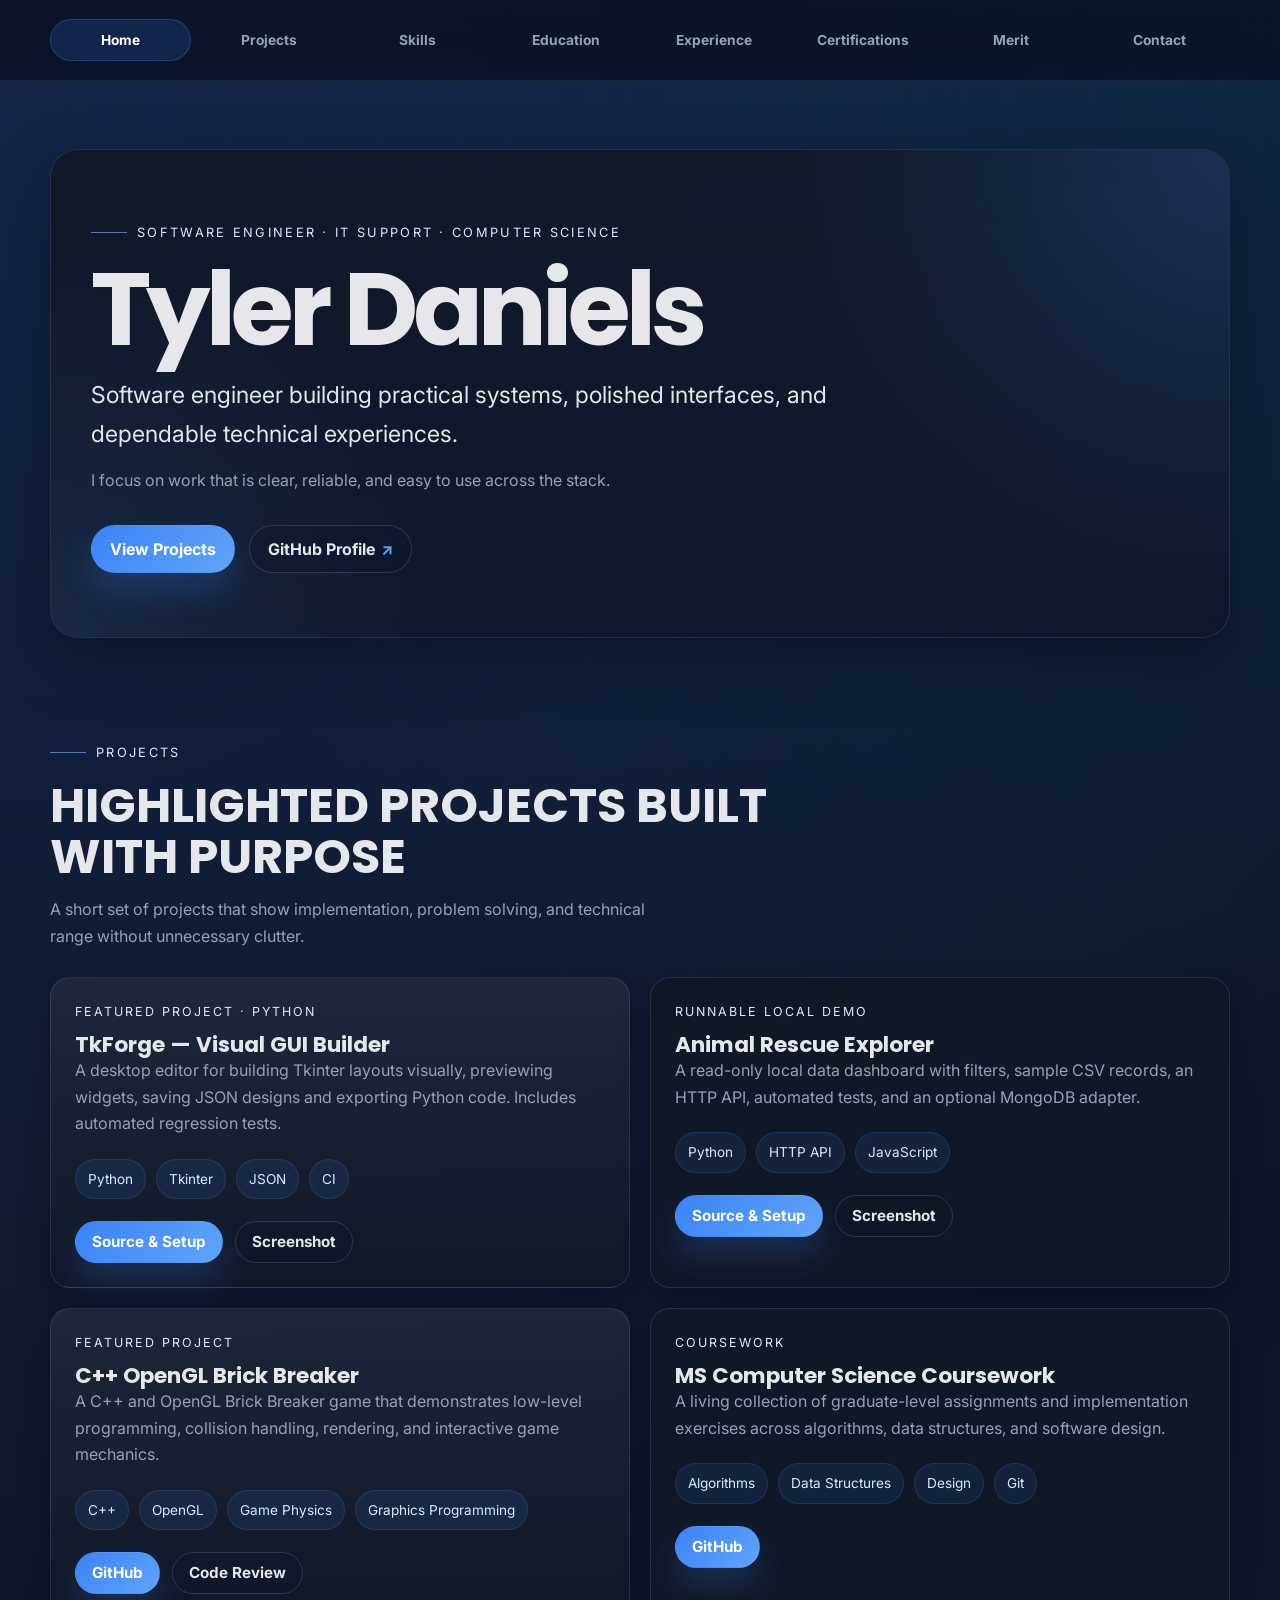
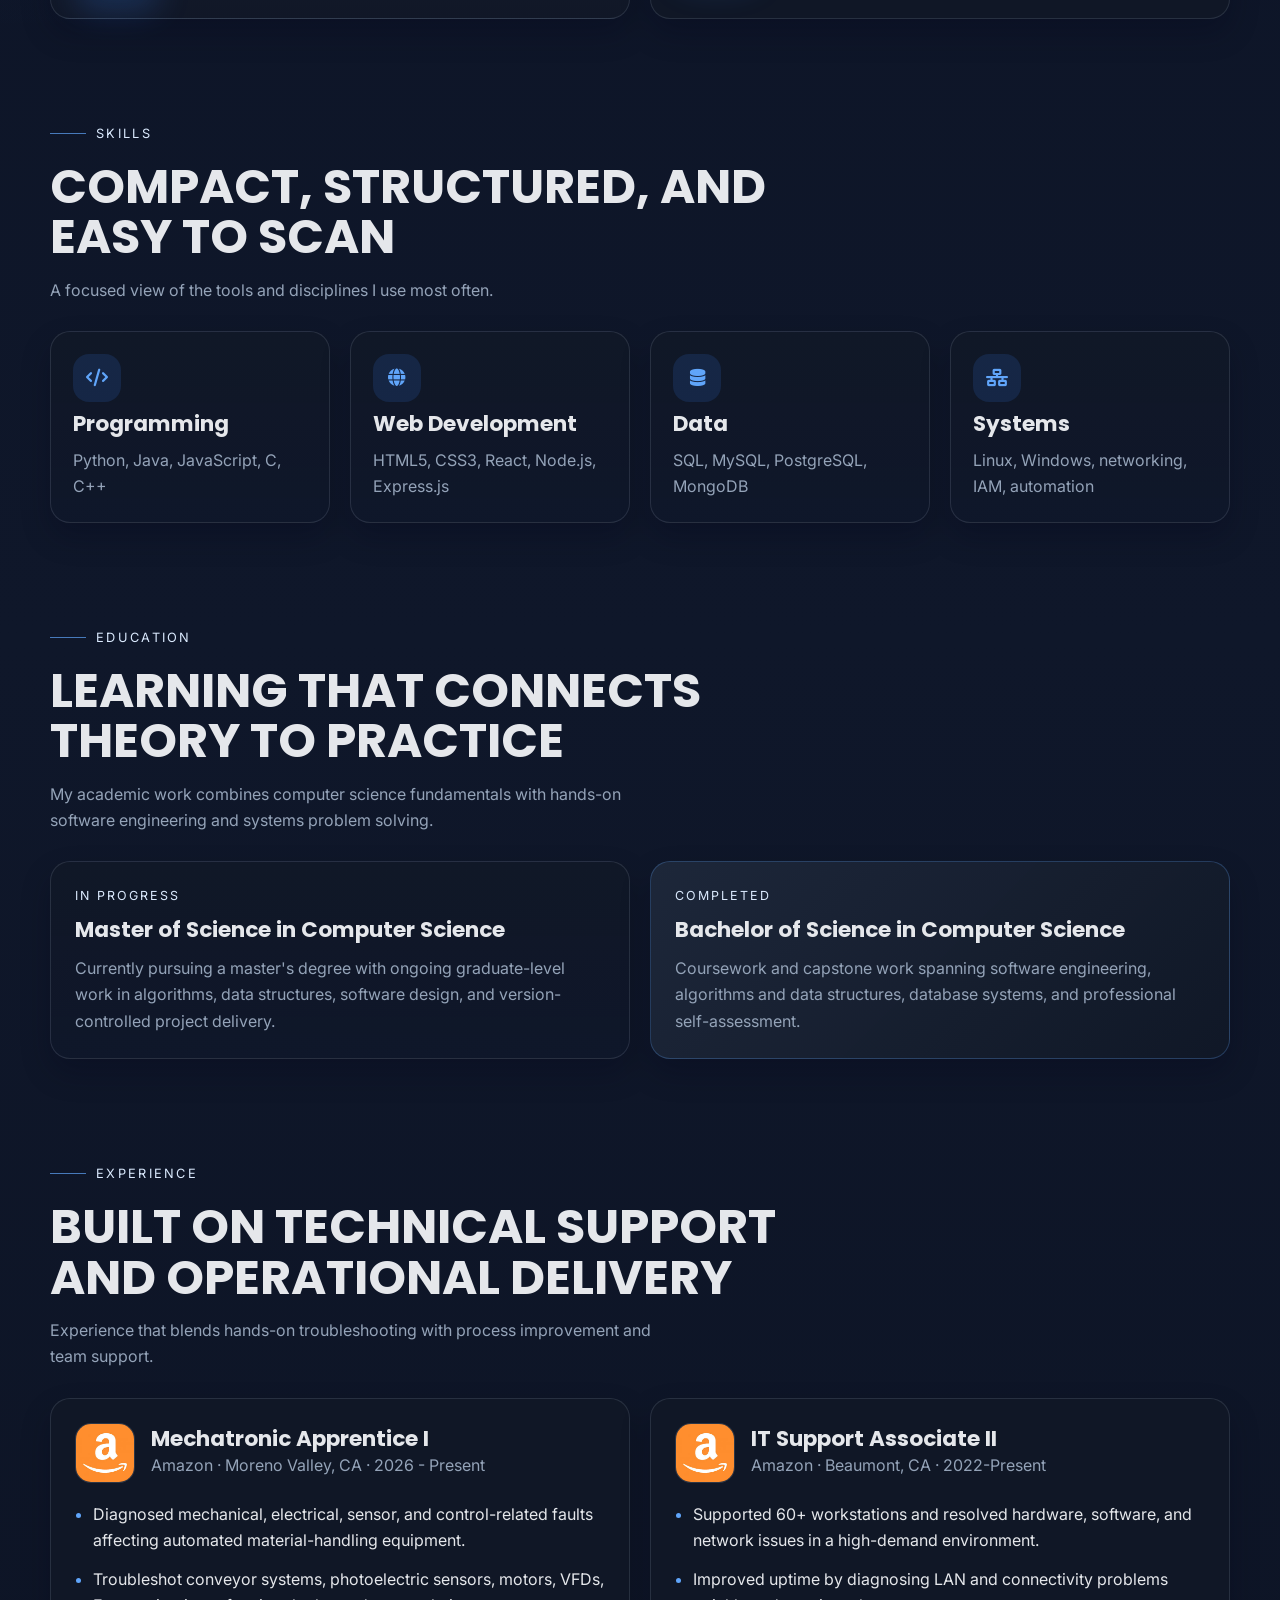
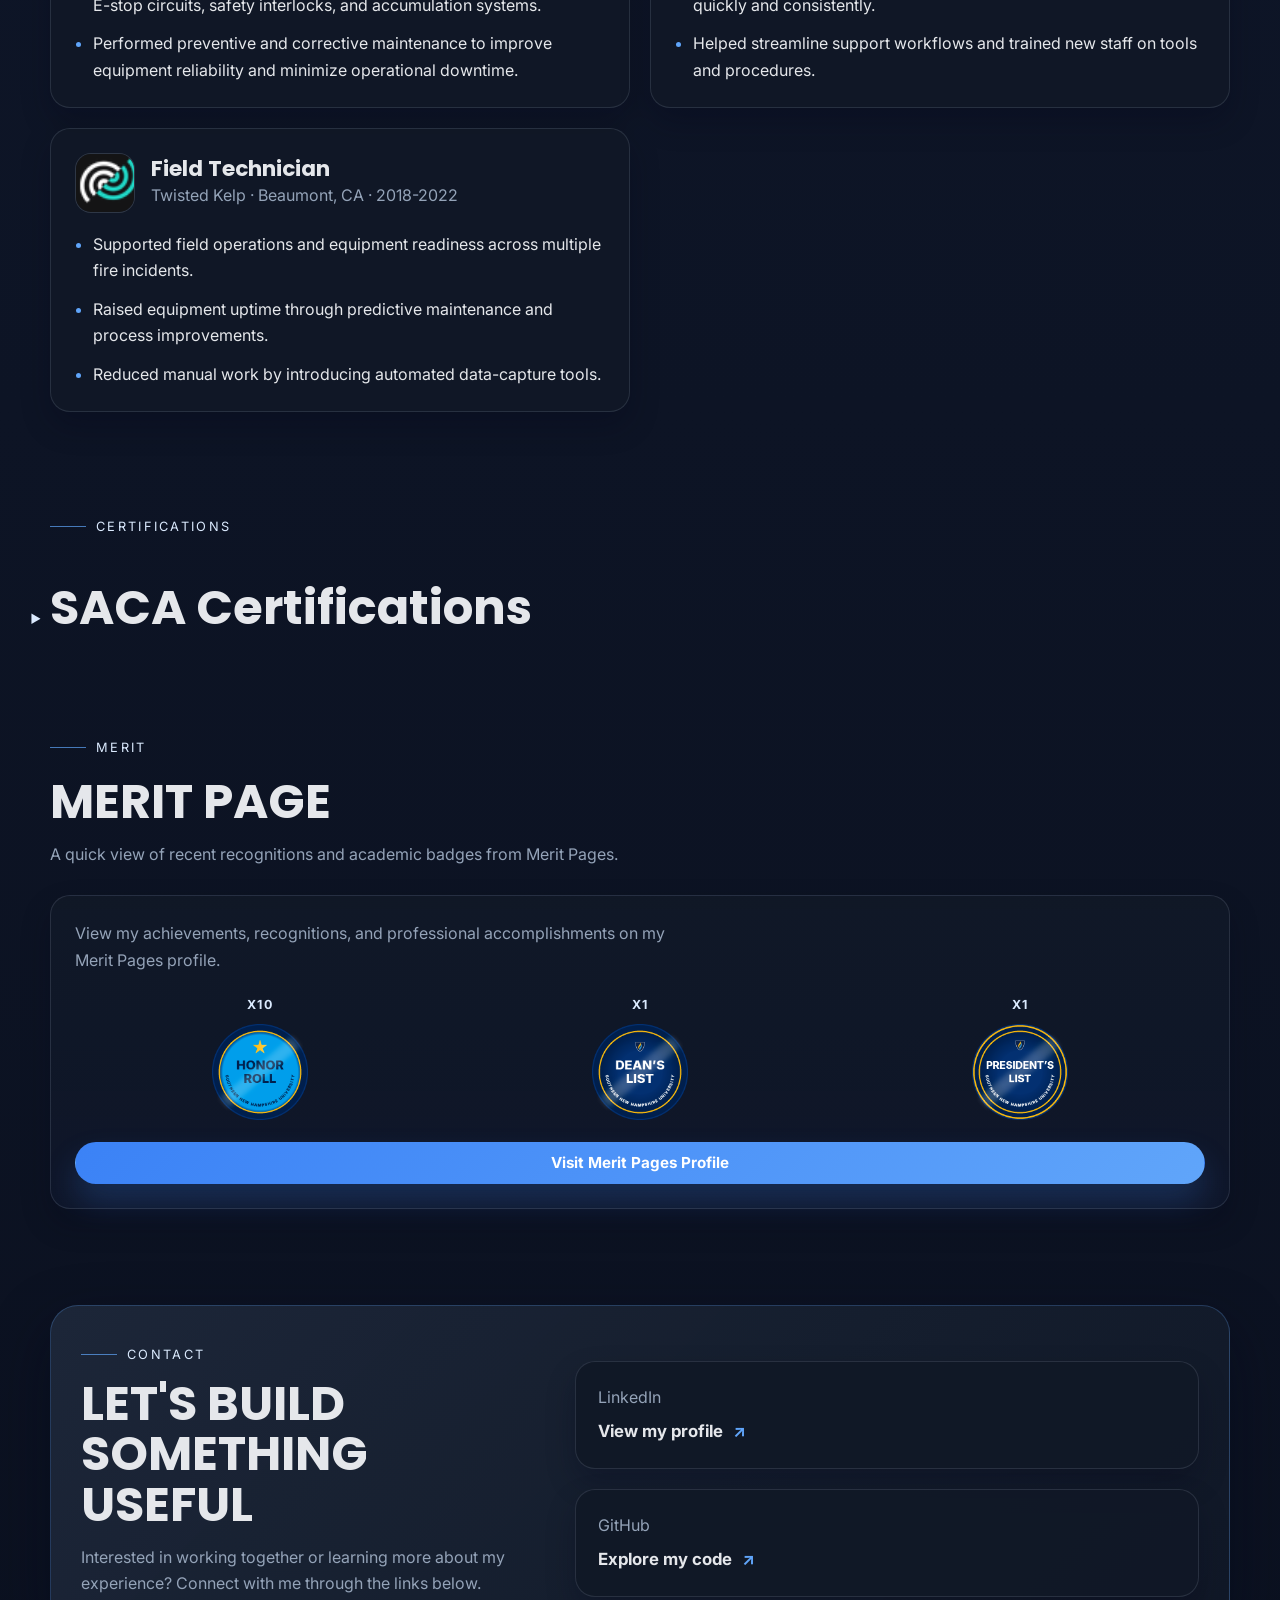
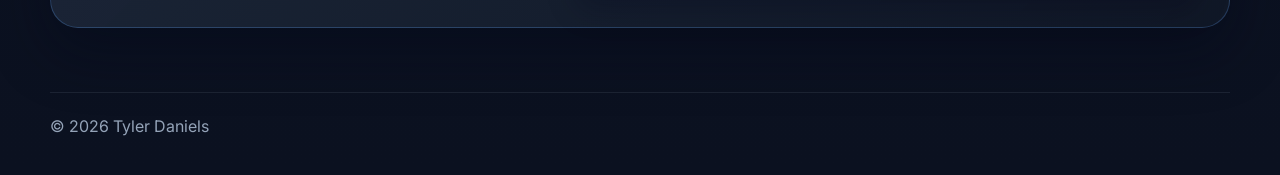
<file: index.html>
<!DOCTYPE html>
<html lang="en">
<head>
  <meta charset="UTF-8">
  <meta name="viewport" content="width=device-width, initial-scale=1">
  <title>Tyler Daniels - Software Engineer Portfolio</title>
  <meta name="description" content="Tyler Daniels is a software engineer focused on practical web experiences, reliable systems, and technical support. Explore projects, skills, experience, and contact links.">
  <meta name="keywords" content="Tyler Daniels, software engineer, portfolio, web development, IT support, projects, skills, experience">
  <meta name="author" content="Tyler Daniels">
  <meta name="robots" content="index, follow">
  <meta name="theme-color" content="#0f172a">
  <meta property="og:title" content="Tyler Daniels - Software Engineer Portfolio">
  <meta property="og:description" content="Projects, skills, experience, and contact information for Tyler Daniels.">
  <meta property="og:image" content="https://xtyledan.github.io/Images/amazon-logo.jpg">
  <meta property="og:url" content="https://xtyledan.github.io">
  <meta property="og:type" content="website">
  <link rel="canonical" href="https://xtyledan.github.io">
  <link rel="preconnect" href="https://fonts.googleapis.com">
  <link rel="preconnect" href="https://fonts.gstatic.com" crossorigin>
  <link rel="preconnect" href="https://cdnjs.cloudflare.com" crossorigin>
  <link rel="stylesheet" href="https://fonts.googleapis.com/css2?family=Inter:wght@400;700&family=Poppins:wght@700&display=swap">
  <link rel="stylesheet" href="css/style.css?v=20260402">
  <link rel="stylesheet" href="https://cdnjs.cloudflare.com/ajax/libs/font-awesome/6.5.2/css/all.min.css">
</head>
<body>

  <nav class="sticky-nav" aria-label="Primary">
    <div class="nav-container">
      <div class="nav-menu" id="nav-menu">
        <a href="#home" class="nav-link">Home</a>
        <a href="#projects" class="nav-link">Projects</a>
        <a href="#skills" class="nav-link">Skills</a>
        <a href="#education" class="nav-link">Education</a>
        <a href="#experience" class="nav-link">Experience</a>
        <a href="#certifications" class="nav-link">Certifications</a>
        <a href="#merit" class="nav-link">Merit</a>
        <a href="#contact" class="nav-link">Contact</a>
      </div>
      <button class="nav-toggle" id="nav-toggle" type="button" aria-label="Open navigation" aria-controls="nav-menu" aria-expanded="false">
        <span></span>
        <span></span>
        <span></span>
      </button>
    </div>
  </nav>

  <main id="maincontent">
    <header id="home" class="hero section-shell">
      <div class="container hero__inner" data-reveal>
        <p class="eyebrow">Software Engineer · IT Support · Computer Science</p>
        <h1>Tyler Daniels</h1>
        <p class="hero__role">Software engineer building practical systems, polished interfaces, and dependable technical experiences.</p>
        <p class="hero__value">I focus on work that is clear, reliable, and easy to use across the stack.</p>
        <div class="hero__actions">
          <a class="btn btn--primary" href="#projects">View Projects</a>
          <a class="btn btn--secondary" href="https://github.com/xtyledan" target="_blank" rel="noopener noreferrer">GitHub Profile <span aria-hidden="true">↗</span></a>
        </div>
      </div>
    </header>

    <section id="projects" class="section section--projects">
      <div class="container" data-reveal>
        <div class="section-heading">
          <p class="eyebrow">Projects</p>
          <h2>HIGHLIGHTED PROJECTS BUILT WITH PURPOSE</h2>
          <p class="section-lead">A short set of projects that show implementation, problem solving, and technical range without unnecessary clutter.</p>
        </div>

        <div class="project-grid">
          <article class="project-card project-card--featured">
            <div class="project-card__top">
              <p class="project-kicker">Featured Project · Python</p>
              <h3>TkForge — Visual GUI Builder</h3>
              <p class="project-summary">A desktop editor for building Tkinter layouts visually, previewing widgets, saving JSON designs and exporting Python code. Includes automated regression tests.</p>
            </div>
            <div class="tag-row" aria-label="Project technologies">
              <span class="tag">Python</span><span class="tag">Tkinter</span><span class="tag">JSON</span><span class="tag">CI</span>
            </div>
            <div class="project-links">
              <a class="btn btn--primary btn--small" href="https://github.com/xtyledan/TkForge-Visual-Tkinter-GUI-Builder" target="_blank" rel="noopener noreferrer">Source &amp; Setup</a>
              <a class="btn btn--secondary btn--small" href="https://github.com/xtyledan/TkForge-Visual-Tkinter-GUI-Builder/blob/main/docs/screenshot.png" target="_blank" rel="noopener noreferrer">Screenshot</a>
            </div>
          </article>

          <article class="project-card">
            <div class="project-card__top">
              <p class="project-kicker">Runnable Local Demo</p>
              <h3>Animal Rescue Explorer</h3>
              <p class="project-summary">A read-only local data dashboard with filters, sample CSV records, an HTTP API, automated tests, and an optional MongoDB adapter.</p>
            </div>
            <div class="tag-row" aria-label="Project technologies">
              <span class="tag">Python</span><span class="tag">HTTP API</span><span class="tag">JavaScript</span>
            </div>
            <div class="project-links">
              <a class="btn btn--primary btn--small" href="https://github.com/xtyledan/Animal-Rescue-Explorer-Local-Data-Dashboard" target="_blank" rel="noopener noreferrer">Source &amp; Setup</a>
              <a class="btn btn--secondary btn--small" href="https://github.com/xtyledan/Animal-Rescue-Explorer-Local-Data-Dashboard/blob/main/docs/screenshot.png" target="_blank" rel="noopener noreferrer">Screenshot</a>
            </div>
          </article>

          <article class="project-card project-card--featured">
            <div class="project-card__top">
              <p class="project-kicker">Featured Project</p>
              <h3>C++ OpenGL Brick Breaker</h3>
              <p class="project-summary">A C++ and OpenGL Brick Breaker game that demonstrates low-level programming, collision handling, rendering, and interactive game mechanics.</p>
            </div>
            <div class="tag-row" aria-label="Project technologies">
              <span class="tag">C++</span>
              <span class="tag">OpenGL</span>
              <span class="tag">Game Physics</span>
              <span class="tag">Graphics Programming</span>
            </div>
            <div class="project-links">
              <a class="btn btn--primary btn--small" href="https://github.com/xtyledan/C-OpenGL-Brick-Breaker-CS499" target="_blank" rel="noopener">GitHub</a>
              <a class="btn btn--secondary btn--small" href="https://youtu.be/J6-ojfRMbXk" target="_blank" rel="noopener">Code Review</a>
            </div>
          </article>

          <article class="project-card">
            <div class="project-card__top">
              <p class="project-kicker">Coursework</p>
              <h3>MS Computer Science Coursework</h3>
              <p class="project-summary">A living collection of graduate-level assignments and implementation exercises across algorithms, data structures, and software design.</p>
            </div>
            <div class="tag-row" aria-label="Project technologies">
              <span class="tag">Algorithms</span>
              <span class="tag">Data Structures</span>
              <span class="tag">Design</span>
              <span class="tag">Git</span>
            </div>
            <div class="project-links">
              <a class="btn btn--primary btn--small" href="https://github.com/xtyledan/ms-computer-science-coursework" target="_blank" rel="noopener">GitHub</a>
            </div>
          </article>
        </div>
      </div>
    </section>

    <section id="skills" class="section section--alt">
      <div class="container" data-reveal>
        <div class="section-heading">
          <p class="eyebrow">Skills</p>
          <h2>COMPACT, STRUCTURED, AND EASY TO SCAN</h2>
          <p class="section-lead">A focused view of the tools and disciplines I use most often.</p>
        </div>

        <div class="skill-grid">
          <article class="skill-card">
            <i class="fa-solid fa-code"></i>
            <h3>Programming</h3>
            <p>Python, Java, JavaScript, C, C++</p>
          </article>
          <article class="skill-card">
            <i class="fa-solid fa-globe"></i>
            <h3>Web Development</h3>
            <p>HTML5, CSS3, React, Node.js, Express.js</p>
          </article>
          <article class="skill-card">
            <i class="fa-solid fa-database"></i>
            <h3>Data</h3>
            <p>SQL, MySQL, PostgreSQL, MongoDB</p>
          </article>
          <article class="skill-card">
            <i class="fa-solid fa-network-wired"></i>
            <h3>Systems</h3>
            <p>Linux, Windows, networking, IAM, automation</p>
          </article>
        </div>
      </div>
    </section>

    <section id="education" class="section">
      <div class="container" data-reveal>
        <div class="section-heading">
          <p class="eyebrow">Education</p>
          <h2>LEARNING THAT CONNECTS THEORY TO PRACTICE</h2>
          <p class="section-lead">My academic work combines computer science fundamentals with hands-on software engineering and systems problem solving.</p>
        </div>

        <div class="education-grid">
          <article class="education-card">
            <p class="project-kicker">In progress</p>
            <h3>Master of Science in Computer Science</h3>
            <p>Currently pursuing a master's degree with ongoing graduate-level work in algorithms, data structures, software design, and version-controlled project delivery.</p>
          </article>
          <article class="education-card education-card--primary">
            <p class="project-kicker">Completed</p>
            <h3>Bachelor of Science in Computer Science</h3>
            <p>Coursework and capstone work spanning software engineering, algorithms and data structures, database systems, and professional self-assessment.</p>
          </article>
        </div>
      </div>
    </section>

    <section id="experience" class="section">
      <div class="container" data-reveal>
        <div class="section-heading">
          <p class="eyebrow">Experience</p>
          <h2>BUILT ON TECHNICAL SUPPORT AND OPERATIONAL DELIVERY</h2>
          <p class="section-lead">Experience that blends hands-on troubleshooting with process improvement and team support.</p>
        </div>

        <div class="experience-list">
          <article class="experience-card">
            <div class="experience-card__header">
              <img src="Images/amazon-logo.jpg" alt="Amazon logo" class="experience-logo" loading="lazy">
              <div>
                <h3>Mechatronic Apprentice I</h3>
                <p class="experience-meta">Amazon · Moreno Valley, CA · 2026 - Present</p>
              </div>
            </div>
            <ul class="experience-points">
              <li>Diagnosed mechanical, electrical, sensor, and control-related faults affecting automated material-handling equipment.</li>
              <li>Troubleshot conveyor systems, photoelectric sensors, motors, VFDs, E-stop circuits, safety interlocks, and accumulation systems.</li>
              <li>Performed preventive and corrective maintenance to improve equipment reliability and minimize operational downtime.</li>
            </ul>
          </article>

          <article class="experience-card">
            <div class="experience-card__header">
              <img src="Images/amazon-logo.jpg" alt="Amazon logo" class="experience-logo" loading="lazy">
              <div>
                <h3>IT Support Associate II</h3>
                <p class="experience-meta">Amazon · Beaumont, CA · 2022-Present</p>
              </div>
            </div>
            <ul class="experience-points">
              <li>Supported 60+ workstations and resolved hardware, software, and network issues in a high-demand environment.</li>
              <li>Improved uptime by diagnosing LAN and connectivity problems quickly and consistently.</li>
              <li>Helped streamline support workflows and trained new staff on tools and procedures.</li>
            </ul>
          </article>

          <article class="experience-card">
            <div class="experience-card__header">
              <img src="Images/Twisted_kelp_logo.PNG" alt="Twisted Kelp logo" class="experience-logo" loading="lazy">
              <div>
                <h3>Field Technician</h3>
                <p class="experience-meta">Twisted Kelp · Beaumont, CA · 2018-2022</p>
              </div>
            </div>
            <ul class="experience-points">
              <li>Supported field operations and equipment readiness across multiple fire incidents.</li>
              <li>Raised equipment uptime through predictive maintenance and process improvements.</li>
              <li>Reduced manual work by introducing automated data-capture tools.</li>
            </ul>
          </article>
        </div>
      </div>
    </section>

    <section id="certifications" class="section section--alt">
      <div class="container" data-reveal>
        <div class="section-heading">
          <p class="eyebrow">Certifications</p>
        </div>

        <details class="cert-details">
          <summary><span class="cert-summary-title" role="heading" aria-level="2">SACA Certifications</span></summary>
          <p class="section-lead">A place to highlight certifications, bootcamps, and verified training that support my technical work.</p>
          <div class="cert-list">
          <div class="cert-row">
            <h3>C-205 – Sensor Logic Systems 1</h3>
            <span class="cert-row__date">May 7, 2026</span>
          </div>
          <div class="cert-row">
            <h3>C-202 – Electric Motor Control Systems 1</h3>
            <span class="cert-row__date">May 20, 2026</span>
          </div>
          <div class="cert-row">
            <h3>C-201 – Electrical Systems 1</h3>
            <span class="cert-row__date">May 26, 2026</span>
          </div>
          <div class="cert-row">
            <h3>C-204 – Motor Control Troubleshooting 1</h3>
            <span class="cert-row__date">May 28, 2026</span>
          </div>
          <div class="cert-row">
            <h3>C-207 – Programmable Controller Systems 1</h3>
            <span class="cert-row__date">June 2, 2026</span>
          </div>
          <div class="cert-row">
            <h3>C-209 – Pneumatic Systems 1</h3>
            <span class="cert-row__date">June 3, 2026</span>
          </div>
          <div class="cert-row">
            <h3>C-206 – Electrical System Installation 1</h3>
            <span class="cert-row__date">June 3, 2026</span>
          </div>
          <div class="cert-row">
            <h3>C-208 – Programmable Controller Troubleshooting 1</h3>
            <span class="cert-row__date">June 4, 2026</span>
          </div>
          <div class="cert-row">
            <h3>C-203 – Variable Frequency Drive Systems 1</h3>
            <span class="cert-row__date">June 5, 2026</span>
          </div>
          <div class="cert-row">
            <h3>Certified Industry 4.0 Electrical Systems Specialist</h3>
            <span class="cert-row__date">June 9, 2026</span>
          </div>
          <div class="cert-row">
            <h3>C-101 – Certified Industry 4.0 Associate – Basic Operations</h3>
            <span class="cert-row__date">June 9, 2026</span>
          </div>
          <div class="cert-row">
            <h3>C-210 – Mechanical Power Systems 1</h3>
            <span class="cert-row__date">June 16, 2026</span>
          </div>
          <div class="cert-row">
            <h3>C-302 – Laser Shaft Alignment 1</h3>
            <span class="cert-row__date">June 19, 2026</span>
          </div>
          </div>
        </details>
      </div>
    </section>

    <section id="merit" class="section section--alt">
      <div class="container" data-reveal>
        <div class="section-heading">
          <p class="eyebrow">Merit</p>
          <h2>MERIT PAGE</h2>
          <p class="section-lead">A quick view of recent recognitions and academic badges from Merit Pages.</p>
        </div>

        <div class="merit-card">
          <div class="merit-content">
            <p>View my achievements, recognitions, and professional accomplishments on my Merit Pages profile.</p>
            <div class="merit-badges" aria-label="Recent Merit Pages badges">
              <div class="merit-badge-item">
                <span class="merit-badge-count">x10</span>
                <img src="Images/Honor_Roll_Badge_March_2026.png" alt="Honor Roll Badge March 2026, earned nine times" class="merit-badge" loading="lazy">
              </div>
              <div class="merit-badge-item">
                <span class="merit-badge-count">x1</span>
                <img src="Images/Dean's_List_Badge_March_2026.png" alt="Dean's List Badge March 2026, earned once" class="merit-badge" loading="lazy">
              </div>
              <div class="merit-badge-item">
                <span class="merit-badge-count">x1</span>
                <img src="Images/President's_List_Badge_March_2026.png" alt="President's List Badge March 2026, earned once" class="merit-badge" loading="lazy">
              </div>
            </div>
            <a href="https://meritpages.com/tylerdaniels" target="_blank" rel="noopener" class="btn btn--primary btn--small">
              Visit Merit Pages Profile
            </a>
          </div>
        </div>
      </div>
    </section>

    <section id="contact" class="section section--contact">
      <div class="container" data-reveal>
        <div class="contact-panel">
          <div>
            <p class="eyebrow">Contact</p>
            <h2>LET'S BUILD SOMETHING USEFUL</h2>
            <p class="section-lead">Interested in working together or learning more about my experience? Connect with me through the links below.</p>
          </div>
          <div class="contact-grid">
            <a class="contact-card contact-card--link" href="https://www.linkedin.com/in/tyler-daniels2000/" target="_blank" rel="noopener noreferrer">
              <span class="contact-label">LinkedIn</span>
              <strong>View my profile <span aria-hidden="true">↗</span></strong>
            </a>
            <a class="contact-card contact-card--link" href="https://github.com/xtyledan" target="_blank" rel="noopener noreferrer">
              <span class="contact-label">GitHub</span>
              <strong>Explore my code <span aria-hidden="true">↗</span></strong>
            </a>
          </div>
        </div>
      </div>
    </section>

  </main>

  <footer class="footer">
    <div class="container footer__inner">
      <p>© 2026 Tyler Daniels</p>
    </div>
  </footer>

  <script src="main.js?v=20260402" defer></script>
</body>
</html>
</file>
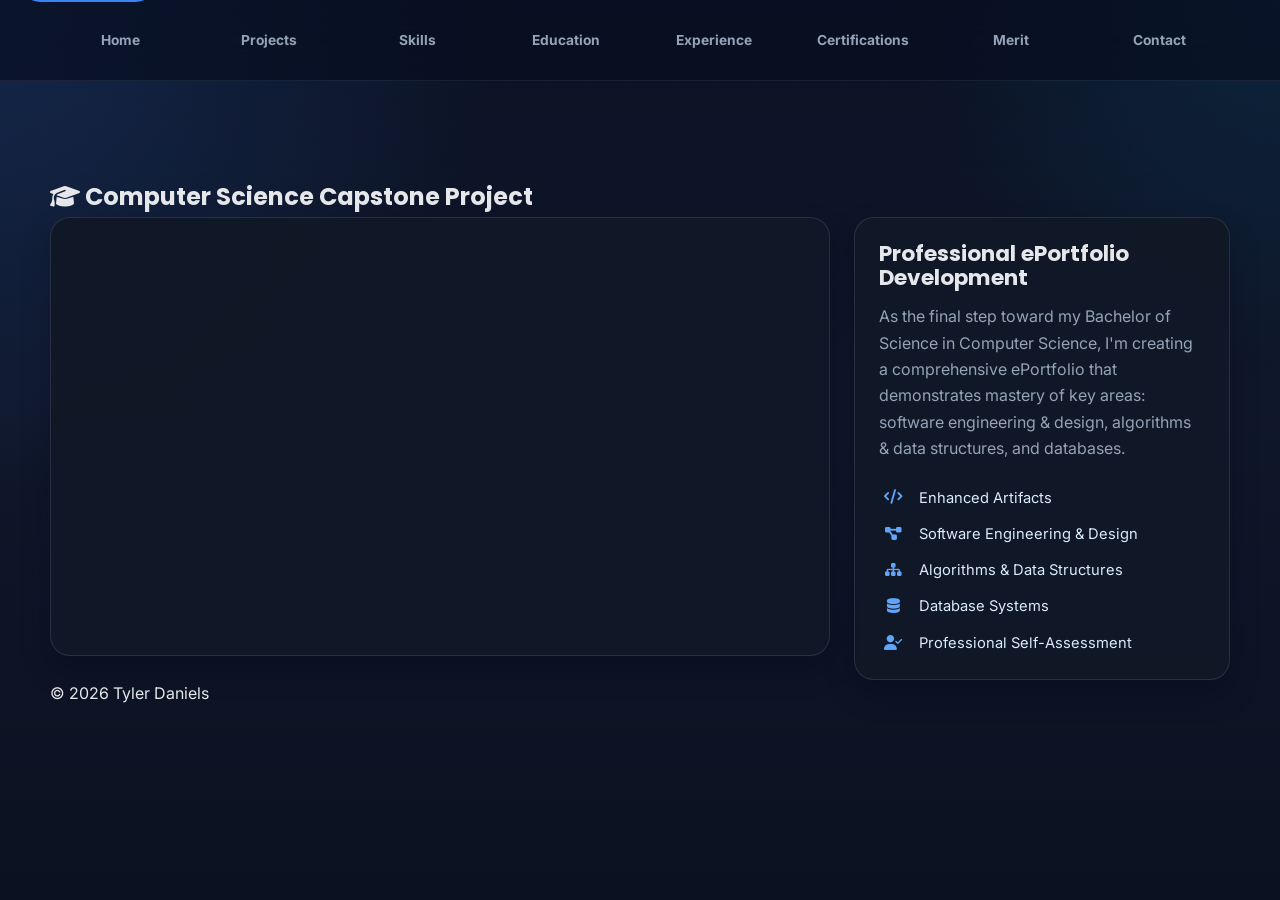
<file: social.html>
<!DOCTYPE html>
<html lang="en">
<head>
  <meta charset="UTF-8">
  <meta name="viewport" content="width=device-width, initial-scale=1">
  <title>Capstone Project - Tyler Daniels</title>
  
  <!-- Preload critical fonts -->
  <!-- Preconnect for faster font and CDN loading -->
  <link rel="preconnect" href="https://fonts.googleapis.com">
  <link rel="preconnect" href="https://fonts.gstatic.com" crossorigin>
  <link rel="preconnect" href="https://cdnjs.cloudflare.com" crossorigin>
  <link rel="preload" href="https://fonts.googleapis.com/css2?family=Inter:wght@400;700&family=Poppins:wght@700&display=swap" as="style" onload="this.onload=null;this.rel='stylesheet'">
  <noscript><link rel="stylesheet" href="https://fonts.googleapis.com/css2?family=Inter:wght@400;700&family=Poppins:wght@700&display=swap"></noscript>
  
  <!-- Preload critical CSS -->
  <link rel="preload" href="css/style.css" as="style" onload="this.onload=null;this.rel='stylesheet'">
  <noscript><link rel="stylesheet" href="css/style.css"></noscript>
  
  <!-- Load Font Awesome asynchronously -->
  <link rel="preload" href="https://cdnjs.cloudflare.com/ajax/libs/font-awesome/6.4.2/css/all.min.css" as="style" onload="this.onload=null;this.rel='stylesheet'">
  <noscript><link rel="stylesheet" href="https://cdnjs.cloudflare.com/ajax/libs/font-awesome/6.4.2/css/all.min.css"></noscript>
</head>
<body>
  <a class="skip-link" href="#maincontent">Skip to content</a>
  <!-- Sticky Navigation -->
  <nav class="sticky-nav" aria-label="Primary">
    <div class="nav-container">
      <div class="nav-menu" id="nav-menu">
        <a href="index.html" class="nav-link">Home</a>
        <a href="index.html#projects" class="nav-link">Projects</a>
        <a href="index.html#skills" class="nav-link">Skills</a>
        <a href="index.html#education" class="nav-link">Education</a>
        <a href="index.html#experience" class="nav-link">Experience</a>
        <a href="index.html#certifications" class="nav-link">Certifications</a>
        <a href="index.html#merit" class="nav-link">Merit</a>
        <a href="index.html#contact" class="nav-link">Contact</a>
      </div>
      <div class="nav-toggle" id="nav-toggle">
        <span class="bar"></span>
        <span class="bar"></span>
        <span class="bar"></span>
      </div>
    </div>
  </nav>

  <main id="maincontent" class="container">
    <!-- Capstone Project Section -->
    <section id="capstone-project" class="section">
      <h2><i class="fas fa-graduation-cap"></i> Computer Science Capstone Project</h2>
      <div class="video-container">
        <div class="video-wrapper">
          <iframe 
            src="https://www.youtube.com/embed/J6-ojfRMbXk" 
            title="Capstone Project Walkthrough" 
            style="border: 0;" 
            allow="accelerometer; autoplay; clipboard-write; encrypted-media; gyroscope; picture-in-picture; web-share" 
            allowfullscreen>
          </iframe>
        </div>
        <div class="video-description">
          <h3>Professional ePortfolio Development</h3>
          <p>As the final step toward my Bachelor of Science in Computer Science, I'm creating a comprehensive ePortfolio that demonstrates mastery of key areas: software engineering & design, algorithms & data structures, and databases.</p>
          <div class="video-features">
            <div class="feature-item">
              <i class="fas fa-code"></i>
              <span>Enhanced Artifacts</span>
            </div>
            <div class="feature-item">
              <i class="fas fa-project-diagram"></i>
              <span>Software Engineering & Design</span>
            </div>
            <div class="feature-item">
              <i class="fas fa-sitemap"></i>
              <span>Algorithms & Data Structures</span>
            </div>
            <div class="feature-item">
              <i class="fas fa-database"></i>
              <span>Database Systems</span>
            </div>
            <div class="feature-item">
              <i class="fas fa-user-check"></i>
              <span>Professional Self-Assessment</span>
            </div>
          </div>
        </div>
      </div>
    </section>

    <footer>
      <p>© 2026 Tyler Daniels</p>
    </footer>
  </main>

  <!-- Load JavaScript asynchronously -->
  <script src="main.js" defer></script>
</body>
</html>
</file>
<file: css/style.css>
:root {
  --bg: #0f172a;
  --bg-elevated: rgba(15, 23, 42, 0.82);
  --surface: rgba(17, 24, 39, 0.92);
  --surface-strong: #111827;
  --surface-soft: rgba(30, 41, 59, 0.72);
  --border: rgba(148, 163, 184, 0.18);
  --border-strong: rgba(96, 165, 250, 0.25);
  --text: #e5e7eb;
  --muted: #94a3b8;
  --accent: #3b82f6;
  --accent-soft: #60a5fa;
  --accent-ink: #dbeafe;
  --shadow: 0 22px 60px rgba(2, 6, 23, 0.42);
  --shadow-soft: 0 14px 30px rgba(2, 6, 23, 0.24);
  --radius-xl: 28px;
  --radius-lg: 20px;
  --radius-md: 14px;
  --space-1: 8px;
  --space-2: 16px;
  --space-3: 32px;
  --space-4: 64px;
  --space-5: 96px;
  --font-heading: 'Poppins', sans-serif;
  --font-body: 'Inter', sans-serif;
}

* {
  box-sizing: border-box;
  margin: 0;
  padding: 0;
}

html {
  scroll-behavior: smooth;
  scroll-padding-top: 96px;
}

body {
  font-family: var(--font-body);
  line-height: 1.65;
  color: var(--text);
  background:
    radial-gradient(circle at top left, rgba(59, 130, 246, 0.18), transparent 32%),
    radial-gradient(circle at top right, rgba(14, 165, 233, 0.12), transparent 24%),
    linear-gradient(180deg, #0b1224 0%, #0f172a 45%, #0b1120 100%);
  min-height: 100vh;
  overflow-x: hidden;
}

body::before {
  content: '';
  position: fixed;
  inset: 0;
  pointer-events: none;
  background-image: linear-gradient(rgba(148, 163, 184, 0.03) 1px, transparent 1px), linear-gradient(90deg, rgba(148, 163, 184, 0.03) 1px, transparent 1px);
  background-size: 42px 42px;
  mask-image: linear-gradient(180deg, rgba(0, 0, 0, 0.42), transparent 85%);
}

a {
  color: inherit;
  text-decoration: none;
}

img {
  display: block;
  max-width: 100%;
}

button,
a {
  -webkit-tap-highlight-color: transparent;
}

.skip-link {
  position: absolute;
  left: 16px;
  top: -48px;
  z-index: 1001;
  padding: 12px 16px;
  border-radius: 999px;
  background: var(--accent);
  color: #fff;
  transition: top 180ms ease;
}

.skip-link:focus {
  top: 16px;
}

:focus-visible {
  outline: 3px solid rgba(96, 165, 250, 0.9);
  outline-offset: 3px;
}

.container {
  width: min(1180px, calc(100% - 32px));
  margin: 0 auto;
}

.section-shell {
  padding: 96px 0 0;
}

.section {
  padding: 96px 0 0;
}

.section--alt {
  padding-bottom: 0;
}

.sticky-nav {
  position: sticky;
  top: 0;
  z-index: 1000;
  backdrop-filter: blur(18px);
  background: rgba(8, 15, 32, 0.72);
  border-bottom: 1px solid rgba(148, 163, 184, 0.12);
}

.nav-container {
  width: min(1180px, calc(100% - 32px));
  margin: 0 auto;
  min-height: 80px;
  display: flex;
  align-items: center;
  gap: 16px;
}

.brand {
  display: inline-flex;
  align-items: center;
  gap: 12px;
  flex: 0 0 auto;
}

.brand-text {
  font-family: var(--font-heading);
  font-size: 1rem;
  letter-spacing: 0.01em;
}

.nav-menu {
  display: grid;
  grid-template-columns: repeat(8, minmax(0, 1fr));
  align-items: center;
  gap: 8px;
  flex: 1 1 auto;
  margin-left: 0;
}

.nav-link {
  color: var(--muted);
  padding: 9px 10px;
  border-radius: 999px;
  text-align: center;
  border: 1px solid transparent;
  font-size: 0.86rem;
  font-weight: 700;
  transition: color 180ms ease, background-color 180ms ease, border-color 180ms ease;
}

.nav-link:hover,
.nav-link.active {
  color: #fff;
  background: rgba(59, 130, 246, 0.16);
  border-color: rgba(96, 165, 250, 0.24);
}

.nav-cta {
  width: 184px;
  height: 48px;
  display: inline-flex;
  align-items: center;
  justify-content: center;
  border-radius: 999px;
  background: linear-gradient(135deg, rgba(37, 99, 235, 1), rgba(96, 165, 250, 0.96));
  color: #fff;
  border: 1px solid rgba(147, 197, 253, 0.45);
  box-shadow: 0 0 24px rgba(59, 130, 246, 0.34), 0 14px 30px rgba(2, 6, 23, 0.3);
  font-weight: 700;
  transition: transform 180ms ease, box-shadow 180ms ease, filter 180ms ease;
}

.nav-cta:hover {
  transform: translateY(-2px);
  box-shadow: 0 0 30px rgba(59, 130, 246, 0.48), 0 18px 36px rgba(2, 6, 23, 0.34);
  filter: brightness(1.05);
}

.nav-toggle {
  display: none;
  border: 0;
  background: transparent;
  width: 48px;
  height: 48px;
  border-radius: 14px;
  align-items: center;
  justify-content: center;
  gap: 5px;
  flex-direction: column;
  cursor: pointer;
}

.nav-toggle span {
  width: 20px;
  height: 2px;
  border-radius: 999px;
  background: var(--text);
  transition: transform 180ms ease, opacity 180ms ease;
}

.nav-toggle[aria-expanded='true'] span:nth-child(1) {
  transform: translateY(7px) rotate(45deg);
}

.nav-toggle[aria-expanded='true'] span:nth-child(2) {
  opacity: 0;
}

.nav-toggle[aria-expanded='true'] span:nth-child(3) {
  transform: translateY(-7px) rotate(-45deg);
}

.hero {
  padding-top: 68px;
}

.hero__inner {
  position: relative;
  padding: 64px 40px;
  border: 1px solid var(--border);
  border-radius: var(--radius-xl);
  background: linear-gradient(180deg, rgba(17, 24, 39, 0.95), rgba(15, 23, 42, 0.86));
  box-shadow: var(--shadow);
  overflow: hidden;
}

.hero__inner::before {
  content: '';
  position: absolute;
  inset: 0;
  background: radial-gradient(circle at top right, rgba(59, 130, 246, 0.22), transparent 34%), radial-gradient(circle at bottom left, rgba(96, 165, 250, 0.12), transparent 30%);
  pointer-events: none;
}

.hero__inner > * {
  position: relative;
  z-index: 1;
}

.eyebrow {
  display: inline-flex;
  align-items: center;
  gap: 10px;
  color: var(--accent-ink);
  text-transform: uppercase;
  letter-spacing: 0.18em;
  font-size: 0.8rem;
  margin-bottom: 18px;
}

.eyebrow::before {
  content: '';
  width: 36px;
  height: 1px;
  background: rgba(96, 165, 250, 0.7);
}

h1,
h2,
h3,
.brand-text {
  font-family: var(--font-heading);
  font-weight: 700;
}

.hero h1 {
  font-size: clamp(3.4rem, 8vw, 6.5rem);
  line-height: 0.95;
  letter-spacing: -0.05em;
  max-width: 10ch;
}

.hero__role {
  margin-top: 18px;
  max-width: 58ch;
  color: var(--text);
  font-size: clamp(1.15rem, 2vw, 1.45rem);
}

.hero__value {
  margin-top: 14px;
  max-width: 52ch;
  color: var(--muted);
  font-size: 1rem;
}

.hero__actions {
  display: flex;
  gap: 14px;
  flex-wrap: wrap;
  margin-top: 32px;
}

.hero__actions .btn--secondary span,
.contact-card strong span {
  color: var(--accent-soft);
  margin-left: 6px;
}

.btn {
  display: inline-flex;
  align-items: center;
  justify-content: center;
  min-height: 48px;
  padding: 0 18px;
  border-radius: 999px;
  border: 1px solid transparent;
  font-weight: 700;
  transition: transform 180ms ease, box-shadow 180ms ease, background-color 180ms ease, border-color 180ms ease;
}

.btn:hover {
  transform: translateY(-2px);
}

.btn--primary {
  background: linear-gradient(135deg, var(--accent), var(--accent-soft));
  color: #fff;
  box-shadow: 0 18px 32px rgba(59, 130, 246, 0.22);
}

.btn--secondary {
  background: rgba(15, 23, 42, 0.34);
  color: var(--text);
  border-color: rgba(148, 163, 184, 0.22);
}

.btn--small {
  min-height: 42px;
  padding: 0 16px;
  font-size: 0.95rem;
}

.section-heading {
  max-width: 760px;
  margin-bottom: 28px;
}

.section-heading h2 {
  font-size: clamp(2rem, 4vw, 3rem);
  line-height: 1.05;
  margin-bottom: 14px;
}

.section-lead {
  color: var(--muted);
  font-size: 1rem;
  max-width: 62ch;
}

.project-grid,
.skill-grid,
.education-grid,
.experience-list,
.cert-grid,
.contact-grid {
  display: grid;
  gap: 20px;
}

.project-grid {
  grid-template-columns: repeat(2, minmax(0, 1fr));
}

.project-card,
.skill-card,
.experience-card,
.contact-card {
  border-radius: var(--radius-lg);
  border: 1px solid var(--border);
  background: var(--surface);
  box-shadow: var(--shadow-soft);
}

.project-card,
.experience-card {
  padding: 24px;
}

.project-card {
  display: flex;
  flex-direction: column;
  gap: 22px;
  transition: transform 180ms ease, border-color 180ms ease, box-shadow 180ms ease;
}

.project-card:hover {
  transform: translateY(-6px);
  border-color: var(--border-strong);
  box-shadow: 0 18px 40px rgba(2, 6, 23, 0.36);
}

.project-card--featured {
  background: linear-gradient(180deg, rgba(30, 41, 59, 0.92), rgba(17, 24, 39, 0.92));
}

.project-kicker {
  color: var(--accent-ink);
  text-transform: uppercase;
  letter-spacing: 0.16em;
  font-size: 0.78rem;
  margin-bottom: 10px;
}

.project-card h3,
.skill-card h3,
.experience-card h3 {
  font-size: 1.35rem;
  line-height: 1.15;
}

.project-summary,
.skill-card p,
.experience-meta,
.contact-label {
  color: var(--muted);
}

.tag-row {
  display: flex;
  flex-wrap: wrap;
  gap: 10px;
}

.tag {
  padding: 8px 12px;
  border-radius: 999px;
  background: rgba(59, 130, 246, 0.11);
  border: 1px solid rgba(96, 165, 250, 0.14);
  color: var(--accent-ink);
  font-size: 0.85rem;
}

.project-links {
  display: flex;
  gap: 12px;
  flex-wrap: wrap;
}

.skill-grid {
  grid-template-columns: repeat(4, minmax(0, 1fr));
}

.skill-card {
  padding: 22px;
  min-height: 176px;
  display: grid;
  gap: 10px;
  align-content: start;
  background: linear-gradient(180deg, rgba(17, 24, 39, 0.95), rgba(15, 23, 42, 0.9));
}

.education-grid {
  grid-template-columns: repeat(2, minmax(0, 1fr));
}

.education-card {
  min-height: 190px;
  padding: 24px;
  border-radius: var(--radius-lg);
  border: 1px solid var(--border);
  background: linear-gradient(180deg, rgba(17, 24, 39, 0.95), rgba(15, 23, 42, 0.9));
  box-shadow: var(--shadow-soft);
}

.education-card--primary {
  border-color: var(--border-strong);
  background: linear-gradient(135deg, rgba(30, 41, 59, 0.92), rgba(17, 24, 39, 0.94));
}

.education-card h3 {
  font-size: 1.35rem;
  line-height: 1.2;
  margin-bottom: 12px;
}

.education-card p:last-child {
  color: var(--muted);
}

.skill-card i {
  width: 48px;
  height: 48px;
  display: grid;
  place-items: center;
  border-radius: 16px;
  background: rgba(59, 130, 246, 0.14);
  color: var(--accent-soft);
  font-size: 1.1rem;
}

.experience-list {
  grid-template-columns: repeat(2, minmax(0, 1fr));
}

.cert-grid {
  gap: 12px;
}

.cert-list {
  display: grid;
  gap: 12px;
  margin-top: 20px;
}

.cert-details summary {
  cursor: pointer;
  color: var(--text);
  list-style-position: outside;
}

.cert-details summary::marker {
  color: var(--accent-ink);
}

.cert-summary-title {
  font-family: var(--font-heading);
  font-size: clamp(2rem, 4vw, 3rem);
  font-weight: 700;
  line-height: 1.05;
}

.cert-row {
  display: grid;
  grid-template-columns: minmax(0, 1fr) 180px;
  align-items: center;
  gap: 20px;
  padding: 18px 22px;
  border-radius: var(--radius-lg);
  border: 1px solid var(--border);
  background: linear-gradient(180deg, rgba(17, 24, 39, 0.95), rgba(15, 23, 42, 0.9));
  box-shadow: var(--shadow-soft);
}

.cert-row h3 {
  font-family: var(--font-heading);
  font-size: 1.15rem;
  line-height: 1.25;
}

.cert-row__date {
  color: var(--accent-ink);
  font-size: 0.95rem;
  letter-spacing: 0.02em;
  white-space: nowrap;
  justify-self: end;
  text-align: right;
}

.merit-card {
  padding: 24px;
  border-radius: var(--radius-lg);
  border: 1px solid var(--border);
  background: linear-gradient(180deg, rgba(17, 24, 39, 0.95), rgba(15, 23, 42, 0.9));
  box-shadow: var(--shadow-soft);
}

.merit-content {
  display: grid;
  gap: 22px;
}

.merit-content p {
  color: var(--muted);
  max-width: 62ch;
}

.merit-badges {
  display: grid;
  grid-template-columns: repeat(3, minmax(0, 1fr));
  gap: 10px;
}

.merit-badge-item {
  display: grid;
  justify-items: center;
  gap: 8px;
}

.merit-badge-count {
  color: var(--accent-ink);
  font-size: 0.78rem;
  font-weight: 700;
  letter-spacing: 0.12em;
  text-transform: uppercase;
}

.merit-badge {
  width: 100%;
  object-fit: contain;
  max-width: 96px;
  justify-self: center;
  aspect-ratio: auto;
  padding: 0;
  border-radius: 0;
  background: transparent;
  border: 0;
  box-shadow: none;
}

.experience-card__header {
  display: flex;
  gap: 16px;
  align-items: center;
  margin-bottom: 18px;
}

.experience-logo {
  width: 60px;
  height: 60px;
  object-fit: cover;
  border-radius: 16px;
  border: 1px solid var(--border);
  background: rgba(255, 255, 255, 0.04);
}

.experience-points {
  display: grid;
  gap: 12px;
  margin-left: 18px;
  color: var(--text);
}

.experience-points li::marker {
  color: var(--accent-soft);
}

.contact-grid {
  grid-template-columns: repeat(3, minmax(0, 1fr));
}

.contact-card {
  padding: 22px;
  display: grid;
  gap: 8px;
  transition: transform 180ms ease, border-color 180ms ease, box-shadow 180ms ease;
}

.contact-card--link:hover {
  transform: translateY(-4px);
  border-color: var(--border-strong);
  box-shadow: 0 18px 34px rgba(2, 6, 23, 0.28);
}

.contact-card strong {
  font-size: 1.05rem;
}

.contact-panel {
  display: grid;
  grid-template-columns: minmax(0, 0.85fr) minmax(0, 1.15fr);
  gap: 32px;
  align-items: end;
  padding: 30px;
  border: 1px solid var(--border-strong);
  border-radius: var(--radius-xl);
  background: linear-gradient(135deg, rgba(30, 41, 59, 0.9), rgba(17, 24, 39, 0.94));
  box-shadow: var(--shadow);
}

.contact-panel h2 {
  font-size: clamp(2rem, 4vw, 3rem);
  line-height: 1.05;
  margin-bottom: 14px;
}

.contact-panel .eyebrow {
  margin-bottom: 14px;
}

.contact-panel .contact-grid {
  grid-template-columns: 1fr;
}

.footer {
  padding: 64px 0 36px;
}

.footer__inner {
  padding-top: 20px;
  border-top: 1px solid rgba(148, 163, 184, 0.12);
  color: var(--muted);
}

.video-container {
  display: grid;
  grid-template-columns: minmax(0, 1.35fr) minmax(280px, 0.65fr);
  gap: 24px;
  align-items: start;
}

.video-wrapper,
.video-description {
  border: 1px solid var(--border);
  border-radius: var(--radius-lg);
  background: var(--surface);
  box-shadow: var(--shadow-soft);
}

.video-wrapper {
  aspect-ratio: 16 / 9;
  overflow: hidden;
}

.video-wrapper iframe {
  width: 100%;
  height: 100%;
  display: block;
}

.video-description {
  padding: 24px;
}

.video-description h3 {
  font-size: 1.35rem;
  line-height: 1.15;
  margin-bottom: 12px;
}

.video-description p {
  color: var(--muted);
}

.video-features {
  display: grid;
  gap: 12px;
  margin-top: 24px;
}

.feature-item {
  display: flex;
  align-items: center;
  gap: 12px;
  color: var(--accent-ink);
  font-size: 0.92rem;
}

.feature-item i {
  width: 28px;
  color: var(--accent-soft);
  text-align: center;
}

[data-reveal] {
  opacity: 0;
  transform: translateY(18px);
  transition: opacity 500ms ease, transform 500ms ease;
}

[data-reveal].is-visible {
  opacity: 1;
  transform: translateY(0);
}

@media (max-width: 980px) {
  .nav-cta {
    display: none;
  }

  .project-grid,
  .skill-grid,
  .education-grid,
  .experience-list,
  .merit-badges,
  .contact-panel,
  .video-container {
    grid-template-columns: 1fr;
  }

  .merit-badge-item {
    justify-items: start;
  }

  .hero__inner {
    padding: 48px 24px;
  }

}

@media (max-width: 760px) {
  .nav-container {
    min-height: 72px;
    justify-content: space-between;
  }

  .nav-menu {
    position: absolute;
    top: 100%;
    left: 16px;
    right: 16px;
    display: grid;
    gap: 8px;
    padding: 16px;
    border-radius: 22px;
    background: rgba(8, 15, 32, 0.96);
    border: 1px solid rgba(148, 163, 184, 0.14);
    box-shadow: var(--shadow);
    opacity: 0;
    transform: translateY(-10px);
    pointer-events: none;
    transition: opacity 180ms ease, transform 180ms ease;
    margin-left: 0;
  }

  .nav-menu.active {
    opacity: 1;
    transform: translateY(0);
    pointer-events: auto;
  }

  .nav-toggle {
    display: inline-flex;
  }

  .hero {
    padding-top: 44px;
  }

  .section,
  .section-shell {
    padding-top: 72px;
  }

  .hero h1 {
    font-size: clamp(2.9rem, 16vw, 4.2rem);
  }

  .project-card,
  .experience-card,
  .merit-card,
  .skill-card,
  .contact-card {
    padding: 20px;
  }

  .cert-row {
    grid-template-columns: 1fr;
    gap: 8px;
    padding: 18px 20px;
  }

  .cert-row__date {
    justify-self: start;
    text-align: left;
  }
}

@media (prefers-reduced-motion: reduce) {
  html {
    scroll-behavior: auto;
  }

  *,
  *::before,
  *::after {
    animation-duration: 0.01ms !important;
    animation-iteration-count: 1 !important;
    transition-duration: 0.01ms !important;
    scroll-behavior: auto !important;
  }

  [data-reveal] {
    opacity: 1;
    transform: none;
  }
}
</file>
